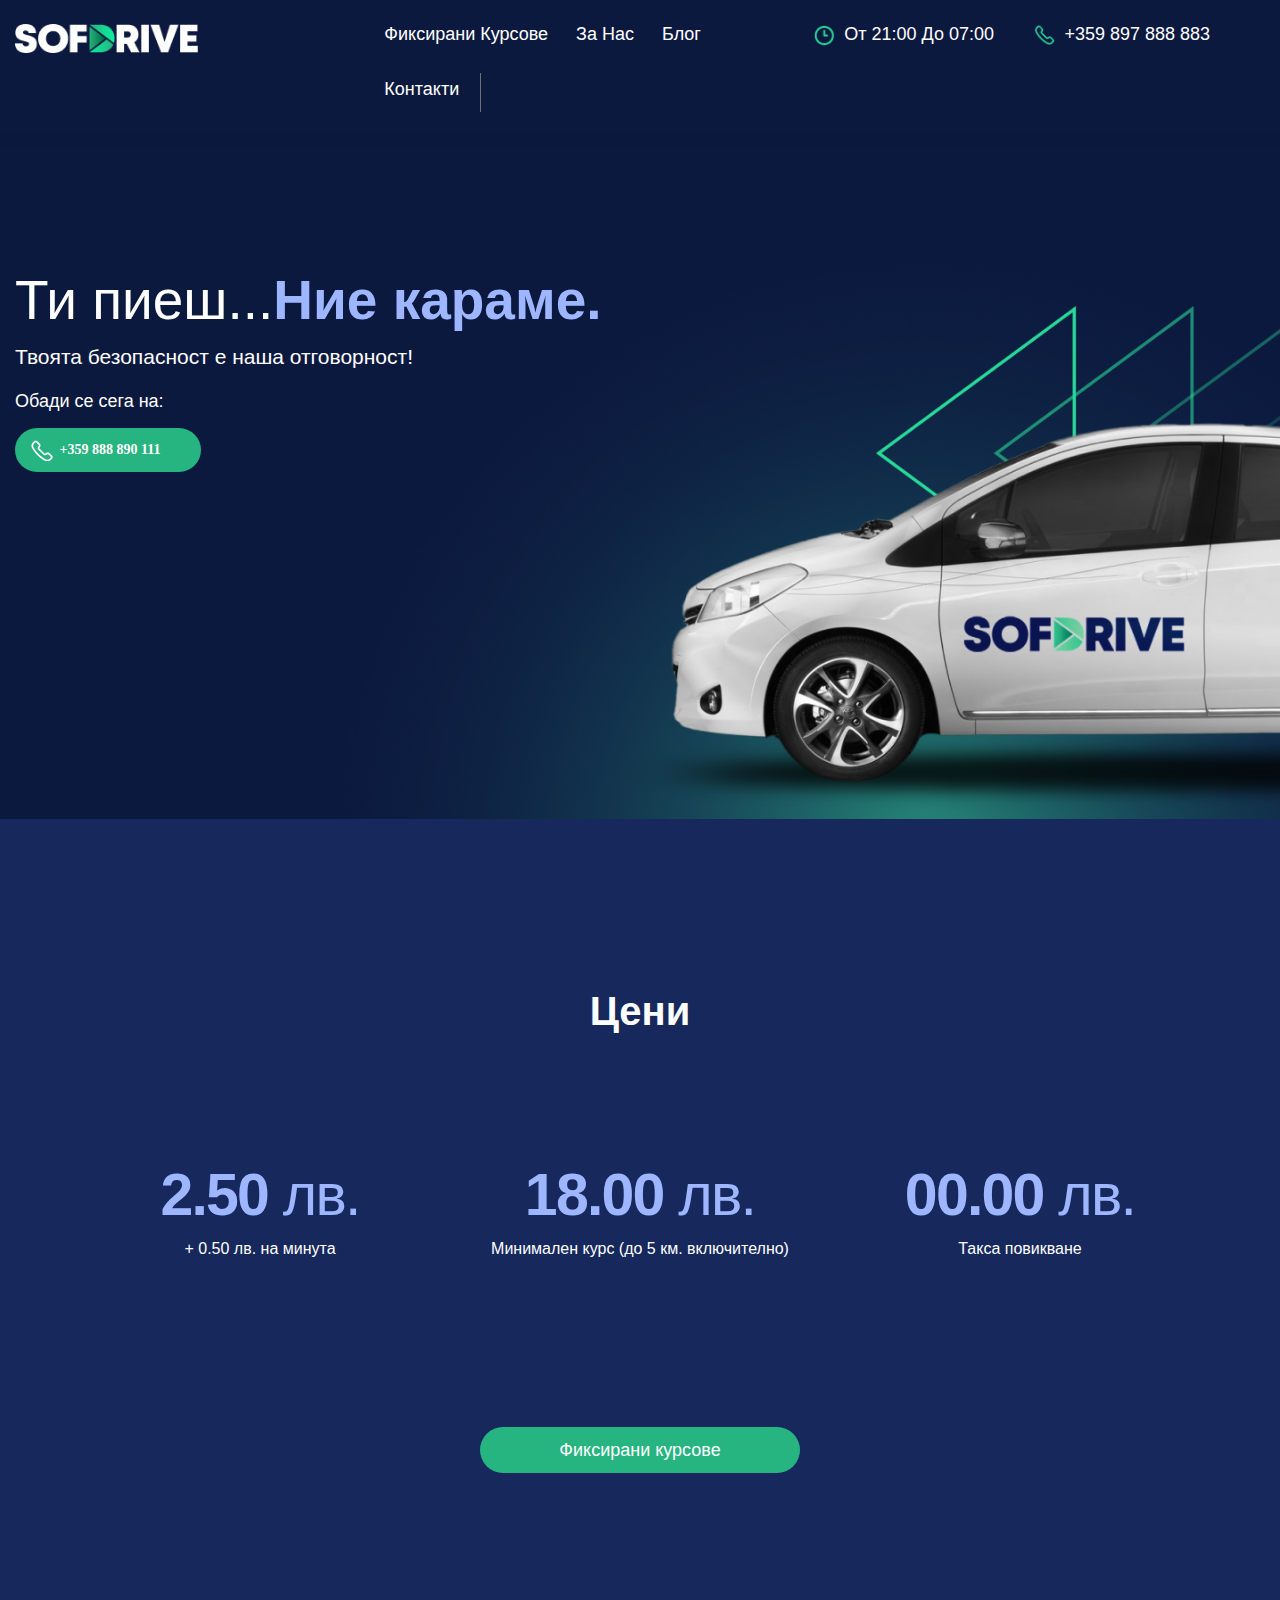
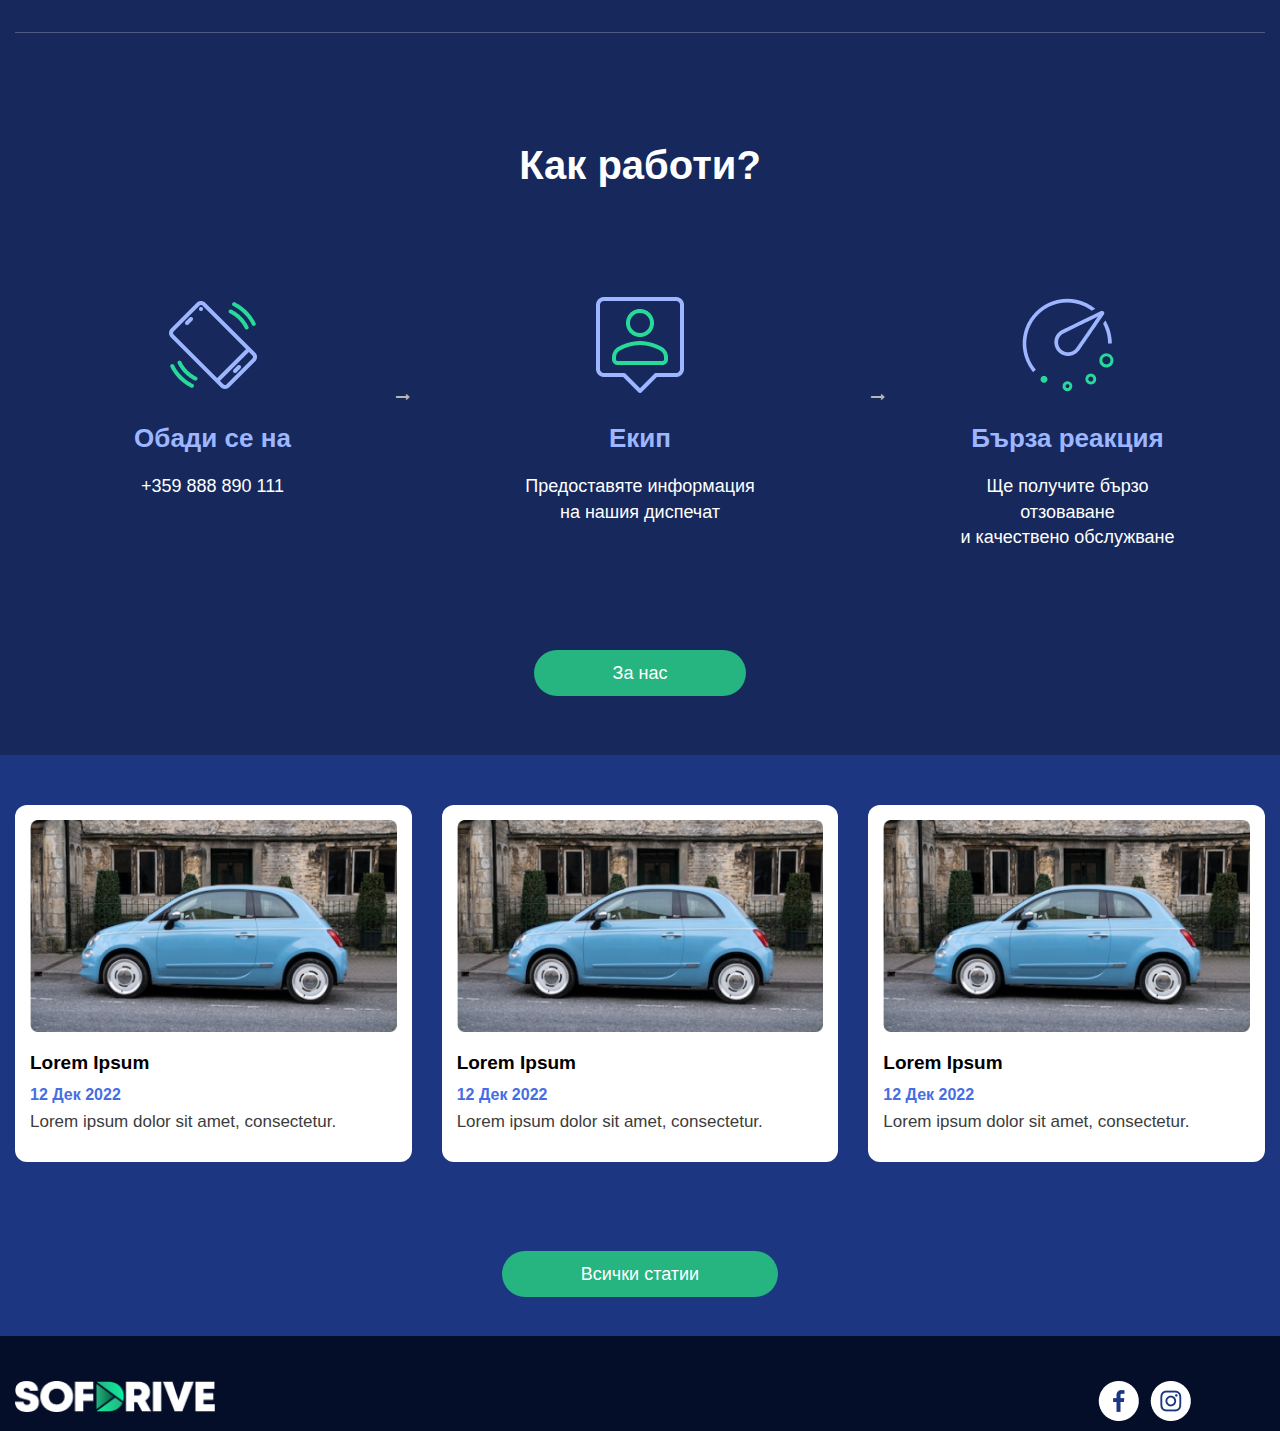
<file: index.html>
<!DOCTYPE html>
<html lang="en">

<head>
  <meta charset="utf-8">
  <meta content="width=device-width, initial-scale=1.0" name="viewport">

  <title>SOFDRIVE</title>
  <meta content="" name="description">
  <meta content="" name="keywords">

  <!-- Favicons -->
  <link href="assets/img/favicon.png" rel="icon">
  <link href="assets/img/apple-touch-icon.png" rel="apple-touch-icon">

  <!-- Google Fonts -->
  <link href="https://fonts.googleapis.com/css?family=Open+Sans:300,300i,400,400i,600,600i,700,700i|Raleway:300,300i,400,400i,500,500i,600,600i,700,700i|Poppins:300,300i,400,400i,500,500i,600,600i,700,700i" rel="stylesheet">

  <!-- extranal CSS Files -->
  <link href="css/bootstrap.min.css" rel="stylesheet">
  <link href="css/font-awesome.css" rel="stylesheet">
  

  <!-- Theme Main CSS File -->
  <link href="css/style.css" rel="stylesheet">

       
</head>

<body>
<div class="top_header_wrapper">
    <div class="container-fluid">
        <div class="row">
            <div class="col-sm-2 col-md-2 col-lg-2">
                <div class="logo_part">
                    <a href="#"><img src="images/Logo.png" alt="logo"/></a>
                </div>
                <div class="mobile_dial_icon">
                    <a href="#"><img src="images/phone_icon_small.png" /></a>
                </div>
                
            </div>
            <div class="col-sm-10 col-md-10 col-lg-10">
                <input class="switcher" type="checkbox" id="menu">
                   <label class="open menu_lebel" for="menu">
                      <i id="test" onclick="myFunction(this)" class="fa fa-bars"></i>
                   </label>
                
                <div class="top_nav_part topnav">
                    <ul>
                        <li><a href="#">Фиксирани курсове</a></li>
                        <li><a href="#">За нас</a></li>
                        <li><a href="#">Блог</a></li>
                        <li class="border_only"><a href="#">Контакти</a></li>
                    </ul>
                    <div class="right_nav">
                     <ul>
                        <li><a href="#"><img src="images/Icons.png" /><!--<i class="fa fa-clock-o" aria-hidden="true"></i>-->от 21:00 до 07:00</a></li>
                        <li><a href="#"><img src="images/Iconsphone.png" /><!--<i class="fa fa-phone" aria-hidden="true"></i>-->+359 897 888 883</a></li>
                        
                    </ul>
                </div>
                </div>
            </div>
           
        </div>
        
    </div>
</div>
<div class="hero_banner_wrapper">
    <div class="container-fluid">
        <div class="row">
            <div class="col-sm-7 col-md-7 col-lg-7">
                <div class="hero_banner">
                   <h1>Ти пиеш...<span>Ние караме.</span></h1>
                   
                   <p>Твоята безопасност е наша отговорност!</p>
                    <h4>Обади се сега на:</h4>
                    <a href="#"><img src="images/phone_icon_small.png" /><!--<i class="fa fa-phone" aria-hidden="true"></i>-->+359 888 890 111</a>
                </div>
            </div>
            <div class="col-sm-5 col-md-5 col-lg-5">
                <div class="hero_image">
                
                </div>
            </div>
        </div>
    </div>
</div>
<div class="feature_prt_wrapper">
    <div class="container">
        <div class="row">
            <div class="col-sm-12 col-md-12 col-lg-12">
                <div class="feature_heading">
                    <h2>Цени</h2>
                </div>
            </div>
        </div>
        <div class="row">
            <div class="col-sm-4 col-md-4 col-lg-4">
                <div class="feature_prt">
                    <h3>2.50 <span>лв.</span></h3>
                    <p>+ 0.50 лв. на минута</p>
                </div>
            </div>
            <div class="col-sm-4 col-md-4 col-lg-4">
                <div class="feature_prt">
                    <h3>18.00 <span>лв.</span></h3>
                    <p>Минимален курс (до 5 км. включително)</p>
                </div>
            </div>
            <div class="col-sm-4 col-md-4 col-lg-4">
                <div class="feature_prt">
                    <h3>00.00 <span>лв.</span></h3>
                    <p>Такса повикване</p>
                </div>
            </div>
        </div>
        <div class="row">
            <div class="col-sm-12 col-md-12 col-lg-12">
                <div class="feature_button">
                    <a href="">Фиксирани курсове</a>
                </div>
            </div>
        </div>
    </div>
</div>
<div class="hme_border_wrapper">
<div class="container-fluid">
    <div class="row">
        <div class="col-sm-12 col-md-12 col-lg-12">
            <hr style="color: #466EE2;">
        </div>
    </div>
 </div>
</div>
<div class="how_it_wrks_wrapper">
    <div class="container">
        <div class="row">
            <div class="col-sm-12 col-md-12 col-lg-12">
                <div class="feature_heading">
                    <h2>Как работи?</h2>
                </div>
            </div>
        </div>
        <div class="row">
            <div class="col-sm-3 col-md-3 col-lg-3">
                 <div class="how_it_wrks">
                    <img src="images/Phone 1.png" alt="">
                    <h3>Обади се на</h3>
                    <p id="number_ceha">+359 888 890 111</p>
                </div>
            </div>
            <div class="col-sm-1 col-md-1 col-lg-1">
                <div class="how_it_wrks_arrow">
                    <i class="fa fa-long-arrow-right" aria-hidden="true"></i>
                </div>
            </div>
            <div class="col-sm-4 col-md-4 col-lg-4">
                <div class="how_it_wrks">
                    <img src="images/People 1.png" alt="">
                    <h3>Екип</h3>
                    <p>Предоставяте информация<br>на нашия диспечат</p>
                </div>
            </div>
            <div class="col-sm-1 col-md-1 col-lg-1">
                <div class="how_it_wrks_arrow">
                    <i class="fa fa-long-arrow-right" aria-hidden="true"></i>
                </div>
            </div>
            <div class="col-sm-3 col-md-3 col-lg-3">
                 <div class="how_it_wrks">
                    <img src="images/Clock 1.png" alt="">
                    <h3>Бърза реакция</h3>
                    <p>Ще получите бързо отзоваване<br>и качествено обслужване</p>
                </div>
            </div>
            
        </div>
        <div class="row">
            <div class="col-sm-12 col-md-12 col-lg-12">
                <div class="how_it_wrks_button">
                    <a href="">За нас</a>
                </div>
            </div>
        </div>
        
    </div>
</div>
 
<div class="blogs_wrapper">
    <div class="container-fluid">
         <div class="row hidden_heading">
        <div class="col-sm-12 col-md-12 col-lg-12">
                <div class="caraosel_heading">
                    <h2>Блог</h2>
                </div>
            </div>
        </div>
        <div class="row">
            <div id="myCarousel" class="carousel slide" data-ride="carousel">
                <!-- Wrapper for slides -->
                <div class="carousel-inner">
                    <div class="blogs_inner item active">
                        <img src="images/unsplash_fwYZ3B_QQco.png" alt="">
                        <h4>Lorem Ipsum</h4>
                         <span>12 Дек 2022</span>
                        <p>Lorem ipsum dolor sit amet, consectetur.</p>
                    </div>
                  <div class="blogs_inner item">
                        <img src="images/unsplash_fwYZ3B_QQco.png" alt="">
                        <h4>Lorem Ipsum</h4>
                         <span>12 Дек 2022</span>
                        <p>Lorem ipsum dolor sit amet, consectetur.</p>
                    </div>

                  <div class="blogs_inner item">
                        <img src="images/unsplash_fwYZ3B_QQco.png" alt="">
                        <h4>Lorem Ipsum</h4>
                         <span>12 Дек 2022</span>
                        <p>Lorem ipsum dolor sit amet, consectetur.</p>
                    </div>

                </div>
                <ol class="carousel-indicators">
                  <li data-target="#myCarousel" data-slide-to="0" class="active"></li>
                  <li data-target="#myCarousel" data-slide-to="1"></li>
                  <li data-target="#myCarousel" data-slide-to="2"></li>
                </ol>
            </div>
            <div class="col-sm-4 col-md-4 col-lg-4 hid">
                 <div class="blogs_inner">
                    <img src="images/unsplash_fwYZ3B_QQco.png" alt="">
                    <h4>Lorem Ipsum</h4>
                     <span>12 Дек 2022</span>
                    <p>Lorem ipsum dolor sit amet, consectetur.</p>
                </div>
            </div>
            <div class="col-sm-4 col-md-4 col-lg-4 hid">
               <div class="blogs_inner">
                    <img src="images/unsplash_fwYZ3B_QQco.png" alt="">
                    <h4>Lorem Ipsum</h4>
                     <span>12 Дек 2022</span>
                    <p>Lorem ipsum dolor sit amet, consectetur.</p>
                </div>
            </div>
            <div class="col-sm-4 col-md-4 col-lg-4 hid">
                 <div class="blogs_inner">
                    <img src="images/unsplash_fwYZ3B_QQco.png" alt="">
                    <h4>Lorem Ipsum</h4>
                     <span>12 Дек 2022</span>
                    <p>Lorem ipsum dolor sit amet, consectetur.</p>
                </div>
            </div>
        </div>
        <div class="row">
            <div class="col-sm-12 col-md-12 col-lg-12">
                <div class="feature_button">
                    <a href="">Всички статии</a>
                </div>
            </div>
        </div>
    </div>
</div>
<div class="footer_wrapper">
    <div class="container-fluid">
        <div class="row">
            <div class="col-sm-12 col-md-12 col-lg-12">
                <div class="footer_logo">
                   <img src="images/Logo.png" alt="">
                </div>
                <div class="footer_icons">
                    <ul>
                        <li><a href="#"><img src="images/Facebook.png" /></a></li>
                        <li><a href="#"><img src="images/insta.png" /></a></li>
                        
                    </ul>
                </div>
            </div>
            
        </div>
    </div>
</div>
<link rel="stylesheet" href="https://maxcdn.bootstrapcdn.com/bootstrap/3.4.1/css/bootstrap.min.css">
  <script src="https://ajax.googleapis.com/ajax/libs/jquery/3.6.1/jquery.min.js"></script>
  <script src="https://maxcdn.bootstrapcdn.com/bootstrap/3.4.1/js/bootstrap.min.js"></script>
    <style>
    .carousel-indicators {
    position: relative;
    bottom: 19px !important;
    left: auto;
    z-index: 9999;
    width: 60%;
    margin-left: 22%;
    text-align: center;
    list-style: none;
    padding: 24px 0px;
        }
        
    .carousel-indicators li {
    display: inline-block;
    width: 13px;
    height: 13px;
    margin: 5px;
    text-indent: -999px;
    cursor: pointer;
    background-color: #B6B6B6;
    border-radius: 50%;
        }
        .carousel-indicators .active {
    width: 13px;
    height: 13px;
    margin: 5px;
    background-color: #000;
        }
    </style>
    <script>
    function myFunction(x) {
        var className=$('#test').attr('class');
        let result = className.substring(3);
        if(result=='fa-bars'){
            //alert('hi');
            $( ".fa-bars" ).toggleClass('fa-bars').toggleClass('fa-times');
       }else if(result=='fa-times'){
            //alert('hey');
            $( ".fa-times" ).toggleClass('fa-times').toggleClass('fa-bars');
        }
       
    }
</script>
</body>

</html>
</file>
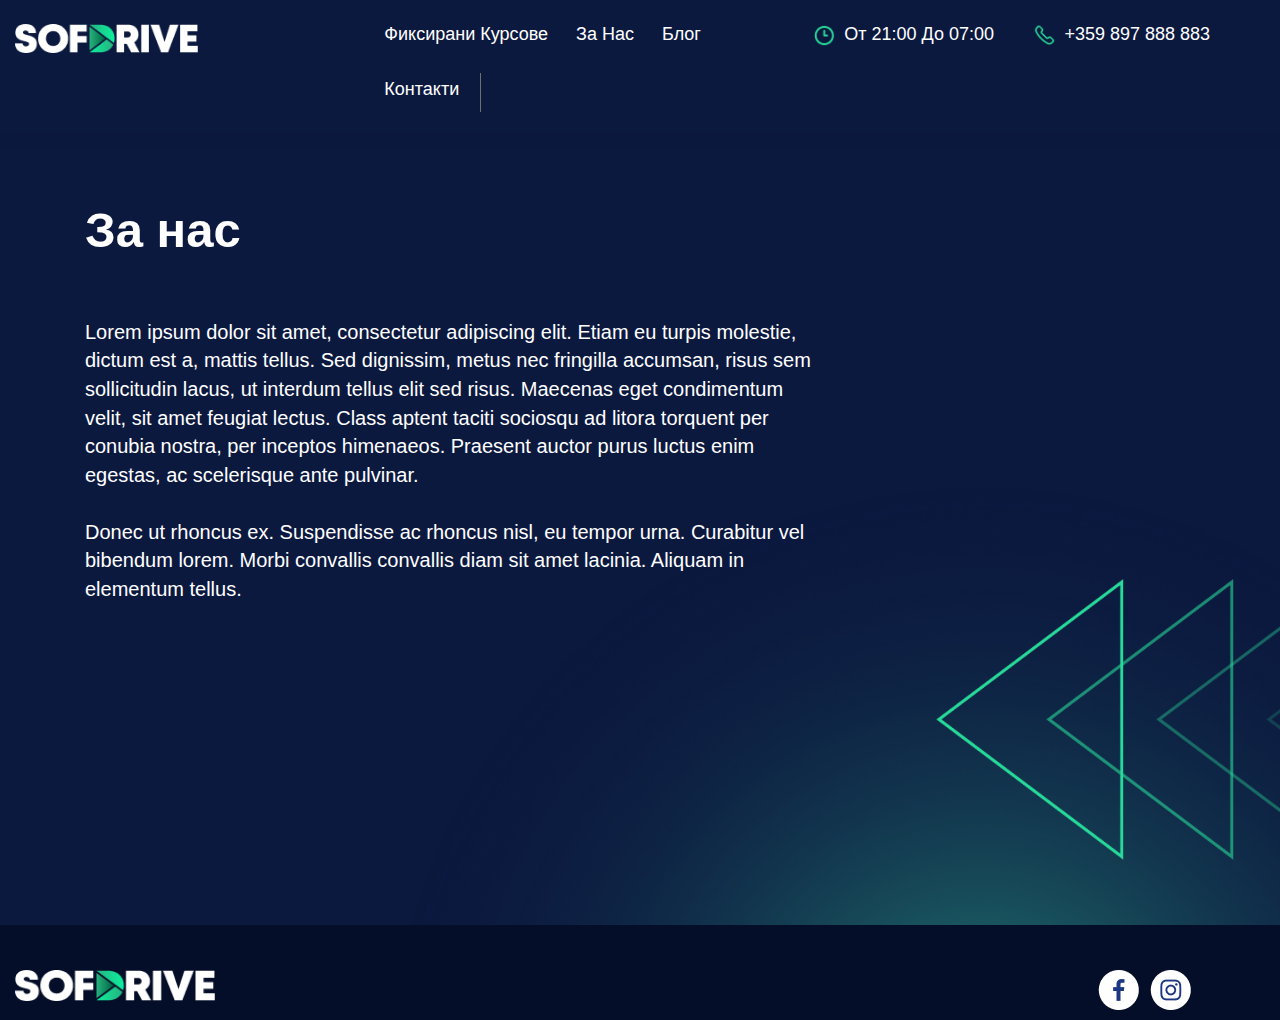
<file: about.html>
<!DOCTYPE html>
<html lang="en">

<head>
  <meta charset="utf-8">
  <meta content="width=device-width, initial-scale=1.0" name="viewport">

  <title>SOFDRIVE</title>
  <meta content="" name="description">
  <meta content="" name="keywords">

  <!-- Favicons -->
  <link href="assets/img/favicon.png" rel="icon">
  <link href="assets/img/apple-touch-icon.png" rel="apple-touch-icon">

  <!-- Google Fonts -->
  <link href="https://fonts.googleapis.com/css?family=Open+Sans:300,300i,400,400i,600,600i,700,700i|Raleway:300,300i,400,400i,500,500i,600,600i,700,700i|Poppins:300,300i,400,400i,500,500i,600,600i,700,700i" rel="stylesheet">

  <!-- extranal CSS Files -->
  <link href="css/bootstrap.min.css" rel="stylesheet">
  <link href="css/font-awesome.css" rel="stylesheet">
  

  <!-- Theme Main CSS File -->
  <link href="css/style.css" rel="stylesheet">

       
</head>

<body>
<div class="top_header_wrapper">
    <div class="container-fluid">
        <div class="row">
            <div class="col-sm-2 col-md-2 col-lg-2">
                <div class="logo_part">
                    <a href="#"><img src="images/Logo.png" alt="logo"/></a>
                </div>
                <div class="mobile_dial_icon">
                    <a href="#"><img src="images/phone_icon_small.png" /></a>
                </div>
                
            </div>
            <div class="col-sm-10 col-md-10 col-lg-10">
                <input class="switcher" type="checkbox" id="menu">
                   <label class="open menu_lebel" for="menu">
                      <i id="test" onclick="myFunction(this)" class="fa fa-bars"></i>
                   </label>
                
                <div class="top_nav_part topnav">
                    <ul>
                        <li><a href="#">Фиксирани курсове</a></li>
                        <li><a href="#">За нас</a></li>
                        <li><a href="#">Блог</a></li>
                        <li class="border_only"><a href="#">Контакти</a></li>
                    </ul>
                    <div class="right_nav">
                     <ul>
                        <li><a href="#"><img src="images/Icons.png" /><!--<i class="fa fa-clock-o" aria-hidden="true"></i>-->от 21:00 до 07:00</a></li>
                        <li><a href="#"><img src="images/Iconsphone.png" /><!--<i class="fa fa-phone" aria-hidden="true"></i>-->+359 897 888 883</a></li>
                        
                    </ul>
                </div>
                </div>
            </div>
           
        </div>
        
    </div>
</div>
<div class="about_wrapper">
    <div class="container">
        <div class="row">
            <div class="col-sm-12 col-md-12 col-lg-12">
                <div class="about_heading">
                    <h2>За нас</h2>
                </div>
            </div>
        </div>
        <div class="row">
            <div class="col-sm-8 col-md-8 col-lg-8">
                <div class="about_texts">
                    <p>
                        Lorem ipsum dolor sit amet, consectetur adipiscing elit. Etiam eu turpis molestie, dictum est a, mattis tellus. Sed dignissim, metus nec fringilla accumsan, risus sem sollicitudin lacus, ut interdum tellus elit sed risus. Maecenas eget condimentum velit, sit amet feugiat lectus. Class aptent taciti sociosqu ad litora torquent per conubia nostra, per inceptos himenaeos. Praesent auctor purus luctus enim egestas, ac scelerisque ante pulvinar. <br><br>
Donec ut rhoncus ex. Suspendisse ac rhoncus nisl, eu tempor urna. Curabitur vel bibendum lorem. Morbi convallis convallis diam sit amet lacinia. Aliquam in elementum tellus.

                    </p>
                </div>
            </div>
            <div class="col-sm-4 col-md-4 col-lg-4"></div>
        </div>
    </div>
</div>


<div class="footer_wrapper">
    <div class="container-fluid">
        <div class="row">
            <div class="col-sm-12 col-md-12 col-lg-12">
                <div class="footer_logo">
                   <img src="images/Logo.png" alt="">
                </div>
                <div class="footer_icons">
                    <ul>
                        <li><a href="#"><img src="images/Facebook.png" /></a></li>
                        <li><a href="#"><img src="images/insta.png" /></a></li>
                        
                    </ul>
                </div>
            </div>
            
        </div>
    </div>
</div>
    <link rel="stylesheet" href="https://maxcdn.bootstrapcdn.com/bootstrap/3.4.1/css/bootstrap.min.css">
  <script src="https://ajax.googleapis.com/ajax/libs/jquery/3.6.1/jquery.min.js"></script>
  <script src="https://maxcdn.bootstrapcdn.com/bootstrap/3.4.1/js/bootstrap.min.js"></script>
<script>
    function myFunction(x) {
        var className=$('#test').attr('class');
        let result = className.substring(3);
        if(result=='fa-bars'){
            //alert('hi');
            $( ".fa-bars" ).toggleClass('fa-bars').toggleClass('fa-times');
       }else if(result=='fa-times'){
            //alert('hey');
            $( ".fa-times" ).toggleClass('fa-times').toggleClass('fa-bars');
        }
       
    }
</script>
</body>

</html>
</file>
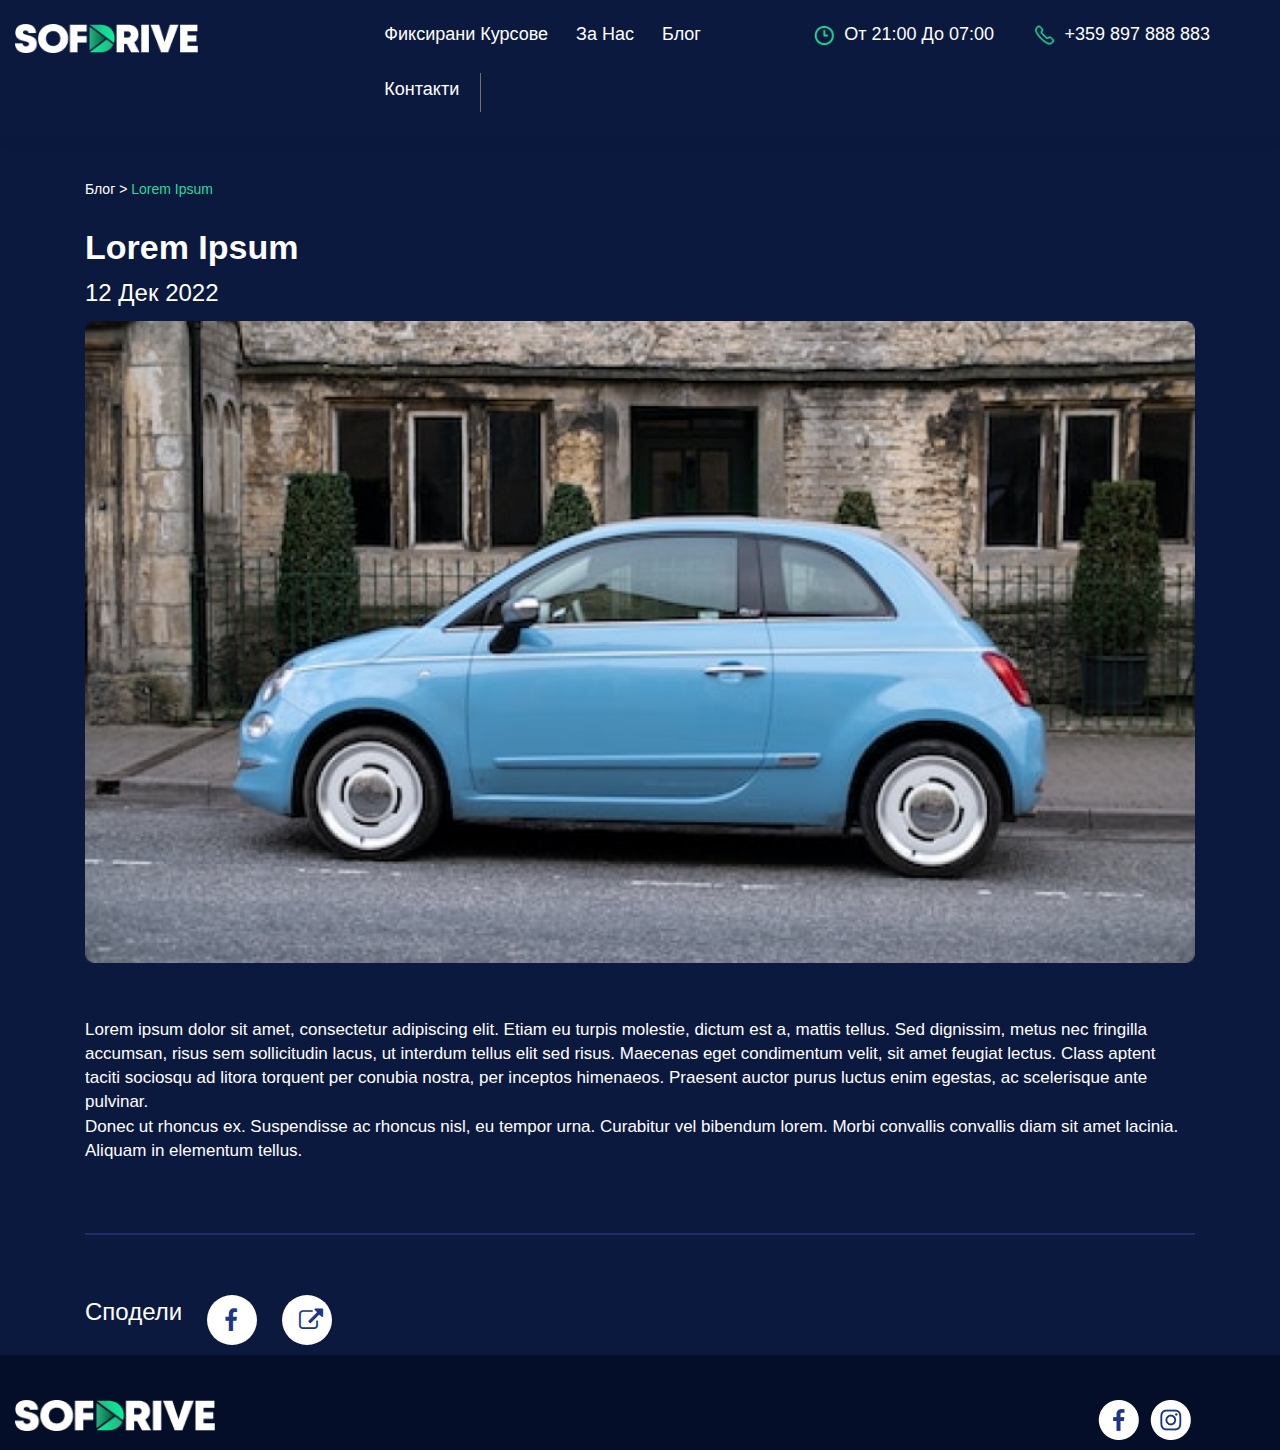
<file: blog-details.html>
<!DOCTYPE html>
<html lang="en">

<head>
  <meta charset="utf-8">
  <meta content="width=device-width, initial-scale=1.0" name="viewport">

  <title>VK-Blog details</title>
  <meta content="" name="description">
  <meta content="" name="keywords">

  <!-- Favicons -->
  <link href="assets/img/favicon.png" rel="icon">
  <link href="assets/img/apple-touch-icon.png" rel="apple-touch-icon">

  <!-- Google Fonts -->
  <link href="https://fonts.googleapis.com/css?family=Open+Sans:300,300i,400,400i,600,600i,700,700i|Raleway:300,300i,400,400i,500,500i,600,600i,700,700i|Poppins:300,300i,400,400i,500,500i,600,600i,700,700i" rel="stylesheet">

  <!-- extranal CSS Files -->
  <link href="css/bootstrap.min.css" rel="stylesheet">
  <link href="css/font-awesome.css" rel="stylesheet">
  

  <!-- Theme Main CSS File -->
  <link href="css/style.css" rel="stylesheet">

       
</head>

<body>
<div class="top_header_wrapper">
    <div class="container-fluid">
        <div class="row">
            <div class="col-sm-2 col-md-2 col-lg-2">
                <div class="logo_part">
                    <a href="#"><img src="images/Logo.png" alt="logo"/></a>
                </div>
                <div class="mobile_dial_icon">
                    <a href="#"><img src="images/phone_icon_small.png" /></a>
                </div>
                
            </div>
            <div class="col-sm-10 col-md-10 col-lg-10">
                <input class="switcher" type="checkbox" id="menu">
                   <label class="open menu_lebel" for="menu">
                      <i id="test" onclick="myFunction(this)" class="fa fa-bars"></i>
                   </label>
                
                <div class="top_nav_part topnav">
                    <ul>
                        <li><a href="#">Фиксирани курсове</a></li>
                        <li><a href="#">За нас</a></li>
                        <li><a href="#">Блог</a></li>
                        <li class="border_only"><a href="#">Контакти</a></li>
                    </ul>
                    <div class="right_nav">
                     <ul>
                        <li><a href="#"><img src="images/Icons.png" /><!--<i class="fa fa-clock-o" aria-hidden="true"></i>-->от 21:00 до 07:00</a></li>
                        <li><a href="#"><img src="images/Iconsphone.png" /><!--<i class="fa fa-phone" aria-hidden="true"></i>-->+359 897 888 883</a></li>
                        
                    </ul>
                </div>
                </div>
            </div>
           
        </div>
        
    </div>
</div>

<div class="blog_details_banner_wrapper">
    <div class="container" style="">
        <div class="row">
            <div class="col-sm-12 col-md-12 col-lg-12">
                <div class="blogdetails_indicator">
                    <a href="#">Блог > <span>Lorem Ipsum</span></a>
                </div>
            </div>
        </div>
    <div class="row">
        <div class="col-sm-12 col-md-12 col-lg-12">
            <div class="blogdetails_heading">
                <h2>Lorem Ipsum</h2>
                <p>12 Дек 2022</p>
            </div>
        </div>
    </div>
    
    <div class="row">
        <div class="col-sm-12 col-md-12 col-lg-12">
            <div class="blog_details__inner">
                <img src="images/unsplash_car.png" alt="" />
                <p>
                Lorem ipsum dolor sit amet, consectetur adipiscing elit. Etiam eu turpis molestie, dictum est a, mattis tellus. Sed dignissim, metus nec fringilla accumsan, risus sem sollicitudin lacus, ut interdum tellus elit sed risus. Maecenas eget condimentum velit, sit amet feugiat lectus. Class aptent taciti sociosqu ad litora torquent per conubia nostra, per inceptos himenaeos. Praesent auctor purus luctus enim egestas, ac scelerisque ante pulvinar.<br> 
Donec ut rhoncus ex. Suspendisse ac rhoncus nisl, eu tempor urna. Curabitur vel bibendum lorem. Morbi convallis convallis diam sit amet lacinia. Aliquam in elementum tellus.
                </p>
            </div>
        </div>
    </div>
    <div class="row">
        <div class="col-sm-12 col-md-12 col-lg-12">
            <div class="border_blog_details">
            <hr style="border: 1px solid #466EE2">
            </div>
        </div>    
    </div>
</div>
</div>
<div class="blog_details_icons_wrapper">
    <div class="container" style="">
    <div class="row">
        <div class="col-sm-12 col-md-12 col-lg-12">
            <div class="blog_details_icons_inner">
                <ul>
                    <li><a href="#">Сподели   </a></li>
                    <li><a href="#"><i class="fa fa-facebook" aria-hidden="true"></i></a></li>
                    <li><a href="#"><i class="fa fa-external-link" aria-hidden="true"></i></a></li>
                </ul>
            </div>
        </div>
    </div>
    </div>
</div>

<div class="footer_wrapper">
    <div class="container-fluid">
        <div class="row">
            <div class="col-sm-12 col-md-12 col-lg-12">
                <div class="footer_logo">
                   <img src="images/Logo.png" alt="">
                </div>
                <div class="footer_icons">
                    <ul>
                        <li><a href="#"><img src="images/Facebook.png" /></a></li>
                        <li><a href="#"><img src="images/insta.png" /></a></li>
                        
                    </ul>
                </div>
            </div>
            
        </div>
    </div>
</div>
    <link rel="stylesheet" href="https://maxcdn.bootstrapcdn.com/bootstrap/3.4.1/css/bootstrap.min.css">
  <script src="https://ajax.googleapis.com/ajax/libs/jquery/3.6.1/jquery.min.js"></script>
  <script src="https://maxcdn.bootstrapcdn.com/bootstrap/3.4.1/js/bootstrap.min.js"></script>
<script>
    function myFunction(x) {
        var className=$('#test').attr('class');
        let result = className.substring(3);
        if(result=='fa-bars'){
            //alert('hi');
            $( ".fa-bars" ).toggleClass('fa-bars').toggleClass('fa-times');
       }else if(result=='fa-times'){
            //alert('hey');
            $( ".fa-times" ).toggleClass('fa-times').toggleClass('fa-bars');
        }
       
    }
</script>
</body>

</html>
</file>
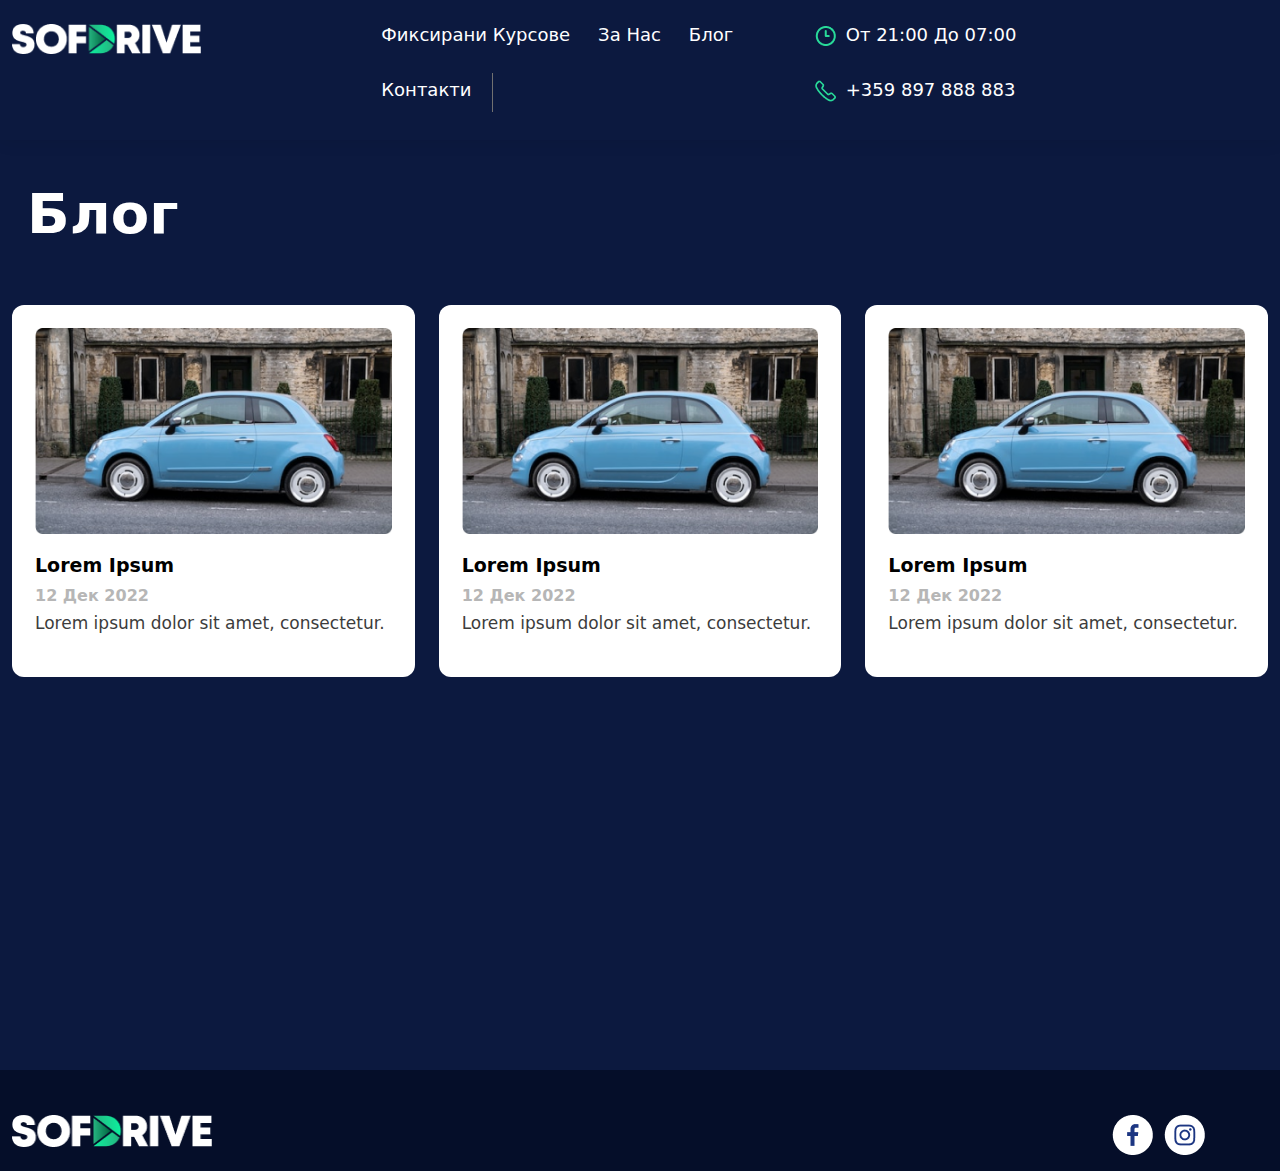
<file: blog.html>
<!DOCTYPE html>
<html lang="en">

<head>
  <meta charset="utf-8">
  <meta content="width=device-width, initial-scale=1.0" name="viewport">

  <title>SOFDRIVE</title>
  <meta content="" name="description">
  <meta content="" name="keywords">

  <!-- Favicons -->
  <link href="assets/img/favicon.png" rel="icon">
  <link href="assets/img/apple-touch-icon.png" rel="apple-touch-icon">

  <!-- Google Fonts -->
  <link href="https://fonts.googleapis.com/css?family=Open+Sans:300,300i,400,400i,600,600i,700,700i|Raleway:300,300i,400,400i,500,500i,600,600i,700,700i|Poppins:300,300i,400,400i,500,500i,600,600i,700,700i" rel="stylesheet">

  <!-- extranal CSS Files -->
  <link href="css/bootstrap.min.css" rel="stylesheet">
  <link href="css/font-awesome.css" rel="stylesheet">
  

  <!-- Theme Main CSS File -->
  <link href="css/style.css" rel="stylesheet">

       
</head>

<body>
<div class="top_header_wrapper">
    <div class="container-fluid">
        <div class="row">
            <div class="col-sm-2 col-md-2 col-lg-2">
                <div class="logo_part">
                    <a href="#"><img src="images/Logo.png" alt="logo"/></a>
                </div>
                <div class="mobile_dial_icon">
                    <a href="#"><img src="images/phone_icon_small.png" /></a>
                </div>
                
            </div>
            <div class="col-sm-10 col-md-10 col-lg-10">
                <input class="switcher" type="checkbox" id="menu">
                   <label class="open menu_lebel" for="menu">
                      <i id="test" onclick="myFunction(this)" class="fa fa-bars"></i>
                   </label>
                
                <div class="top_nav_part topnav">
                    <ul>
                        <li><a href="#">Фиксирани курсове</a></li>
                        <li><a href="#">За нас</a></li>
                        <li><a href="#">Блог</a></li>
                        <li class="border_only"><a href="#">Контакти</a></li>
                    </ul>
                    <div class="right_nav">
                     <ul>
                        <li><a href="#"><img src="images/Icons.png" /><!--<i class="fa fa-clock-o" aria-hidden="true"></i>-->от 21:00 до 07:00</a></li>
                        <li><a href="#"><img src="images/Iconsphone.png" /><!--<i class="fa fa-phone" aria-hidden="true"></i>-->+359 897 888 883</a></li>
                        
                    </ul>
                </div>
                </div>
            </div>
           
        </div>
        
    </div>
</div>

<div class="blog_page_wrapper">
    <div class="container-fluid">
        <div class="row">
            <div class="col-sm-12 col-md-12 col-lg-12">
                <div class="blog_heading">
                    <h2>Блог</h2>
                </div>
            </div>
        </div>
        <div class="row">
            <div class="col-sm-4 col-md-4 col-lg-4">
                 <div class="blogs_page_inner">
                    <img src="images/unsplash_fwYZ3B_QQco.png" alt="">
                    <h4>Lorem Ipsum</h4>
                     <span>12 Дек 2022</span>
                    <p>Lorem ipsum dolor sit amet, consectetur.</p>
                </div>
            </div>
            <div class="col-sm-4 col-md-4 col-lg-4">
               <div class="blogs_page_inner">
                    <img src="images/unsplash_fwYZ3B_QQco.png" alt="">
                    <h4>Lorem Ipsum</h4>
                     <span>12 Дек 2022</span>
                    <p>Lorem ipsum dolor sit amet, consectetur.</p>
                </div>
            </div>
            <div class="col-sm-4 col-md-4 col-lg-4">
                 <div class="blogs_page_inner">
                    <img src="images/unsplash_fwYZ3B_QQco.png" alt="">
                    <h4>Lorem Ipsum</h4>
                     <span>12 Дек 2022</span>
                    <p>Lorem ipsum dolor sit amet, consectetur.</p>
                </div>
            </div>
        </div>
    </div>
</div>
<div class="footer_wrapper">
    <div class="container-fluid">
        <div class="row">
            <div class="col-sm-12 col-md-12 col-lg-12">
                <div class="footer_logo">
                   <img src="images/Logo.png" alt="">
                </div>
                <div class="footer_icons">
                    <ul>
                        <li><a href="#"><img src="images/Facebook.png" /></a></li>
                        <li><a href="#"><img src="images/insta.png" /></a></li>
                        
                    </ul>
                </div>
            </div>
            
        </div>
    </div>
</div>
    
  <script src="https://ajax.googleapis.com/ajax/libs/jquery/3.6.1/jquery.min.js"></script>
  <script src="https://maxcdn.bootstrapcdn.com/bootstrap/3.4.1/js/bootstrap.min.js"></script>
<script>
    function myFunction(x) {
        var className=$('#test').attr('class');
        let result = className.substring(3);
        if(result=='fa-bars'){
            //alert('hi');
            $( ".fa-bars" ).toggleClass('fa-bars').toggleClass('fa-times');
       }else if(result=='fa-times'){
            //alert('hey');
            $( ".fa-times" ).toggleClass('fa-times').toggleClass('fa-bars');
        }
       
    }
</script>
</body>

</html>
</file>
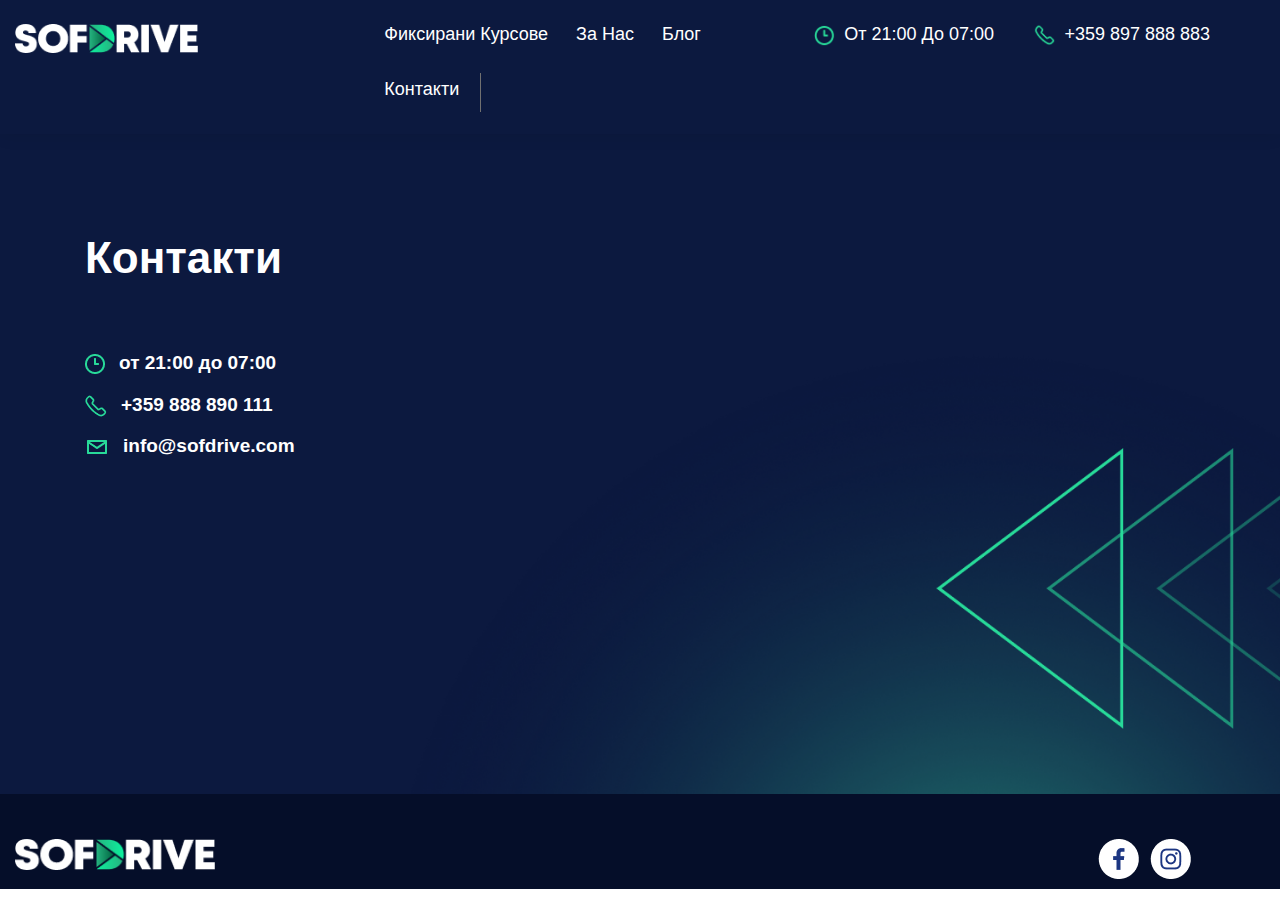
<file: contact.html>
<!DOCTYPE html>
<html lang="en">

<head>
  <meta charset="utf-8">
  <meta content="width=device-width, initial-scale=1.0" name="viewport">

  <title>SOFDRIVE</title>
  <meta content="" name="description">
  <meta content="" name="keywords">

  <!-- Favicons -->
  <link href="assets/img/favicon.png" rel="icon">
  <link href="assets/img/apple-touch-icon.png" rel="apple-touch-icon">

  <!-- Google Fonts -->
  <link href="https://fonts.googleapis.com/css?family=Open+Sans:300,300i,400,400i,600,600i,700,700i|Raleway:300,300i,400,400i,500,500i,600,600i,700,700i|Poppins:300,300i,400,400i,500,500i,600,600i,700,700i" rel="stylesheet">

  <!-- extranal CSS Files -->
  <link href="css/bootstrap.min.css" rel="stylesheet">
  <link href="css/font-awesome.css" rel="stylesheet">
  

  <!-- Theme Main CSS File -->
  <link href="css/style.css" rel="stylesheet">

       
</head>

<body>
<div class="top_header_wrapper">
    <div class="container-fluid">
        <div class="row">
            <div class="col-sm-2 col-md-2 col-lg-2">
                <div class="logo_part">
                    <a href="#"><img src="images/Logo.png" alt="logo"/></a>
                </div>
                <div class="mobile_dial_icon">
                    <a href="#"><img src="images/phone_icon_small.png" /></a>
                </div>
                
            </div>
            <div class="col-sm-10 col-md-10 col-lg-10">
                <input class="switcher" type="checkbox" id="menu">
                   <label class="open menu_lebel" for="menu">
                      <i id="test" onclick="myFunction(this)" class="fa fa-bars"></i>
                   </label>
                
                <div class="top_nav_part topnav">
                    <ul>
                        <li><a href="#">Фиксирани курсове</a></li>
                        <li><a href="#">За нас</a></li>
                        <li><a href="#">Блог</a></li>
                        <li class="border_only"><a href="#">Контакти</a></li>
                    </ul>
                    <div class="right_nav">
                     <ul>
                        <li><a href="#"><img src="images/Icons.png" /><!--<i class="fa fa-clock-o" aria-hidden="true"></i>-->от 21:00 до 07:00</a></li>
                        <li><a href="#"><img src="images/Iconsphone.png" /><!--<i class="fa fa-phone" aria-hidden="true"></i>-->+359 897 888 883</a></li>
                        
                    </ul>
                </div>
                </div>
            </div>
           
        </div>
        
    </div>
</div>

<div class="contact_wrapper">
    <div class="container">
        <div class="row">
            <div class="col-sm-12 col-md-12 col-lg-12">
                <div class="pricing_heading">
                    <h2>Контакти</h2>
                </div>
            </div>
        </div>
        <div class="row">
            <div class="col-sm-12 col-md-12 col-lg-12">
                <div class="contact_nav">
                     <ul>
                        <li><a href="#"><img src="images/Vector_clock.png" />от 21:00 до 07:00</a></li>
                        <li><a href="#"><img src="images/Vector_phone.png" />+359 888 890 111</a></li>
                        <li><a href="#"><img src="images/Icons_message.png" />info@sofdrive.com</a></li>
                        
                    </ul>
                </div>
            </div>
        </div>
    </div>
</div>

<div class="footer_wrapper">
    <div class="container-fluid">
        <div class="row">
            <div class="col-sm-12 col-md-12 col-lg-12">
                <div class="footer_logo">
                   <img src="images/Logo.png" alt="">
                </div>
                <div class="footer_icons">
                    <ul>
                        <li><a href="#"><img src="images/Facebook.png" /></a></li>
                        <li><a href="#"><img src="images/insta.png" /></a></li>
                        
                    </ul>
                </div>
            </div>
            
        </div>
    </div>
</div>
    <link rel="stylesheet" href="https://maxcdn.bootstrapcdn.com/bootstrap/3.4.1/css/bootstrap.min.css">
  <script src="https://ajax.googleapis.com/ajax/libs/jquery/3.6.1/jquery.min.js"></script>
  <script src="https://maxcdn.bootstrapcdn.com/bootstrap/3.4.1/js/bootstrap.min.js"></script>
<script>
    function myFunction(x) {
        var className=$('#test').attr('class');
        let result = className.substring(3);
        if(result=='fa-bars'){
            //alert('hi');
            $( ".fa-bars" ).toggleClass('fa-bars').toggleClass('fa-times');
       }else if(result=='fa-times'){
            //alert('hey');
            $( ".fa-times" ).toggleClass('fa-times').toggleClass('fa-bars');
        }
       
    }
</script>
</body>

</html>
</file>
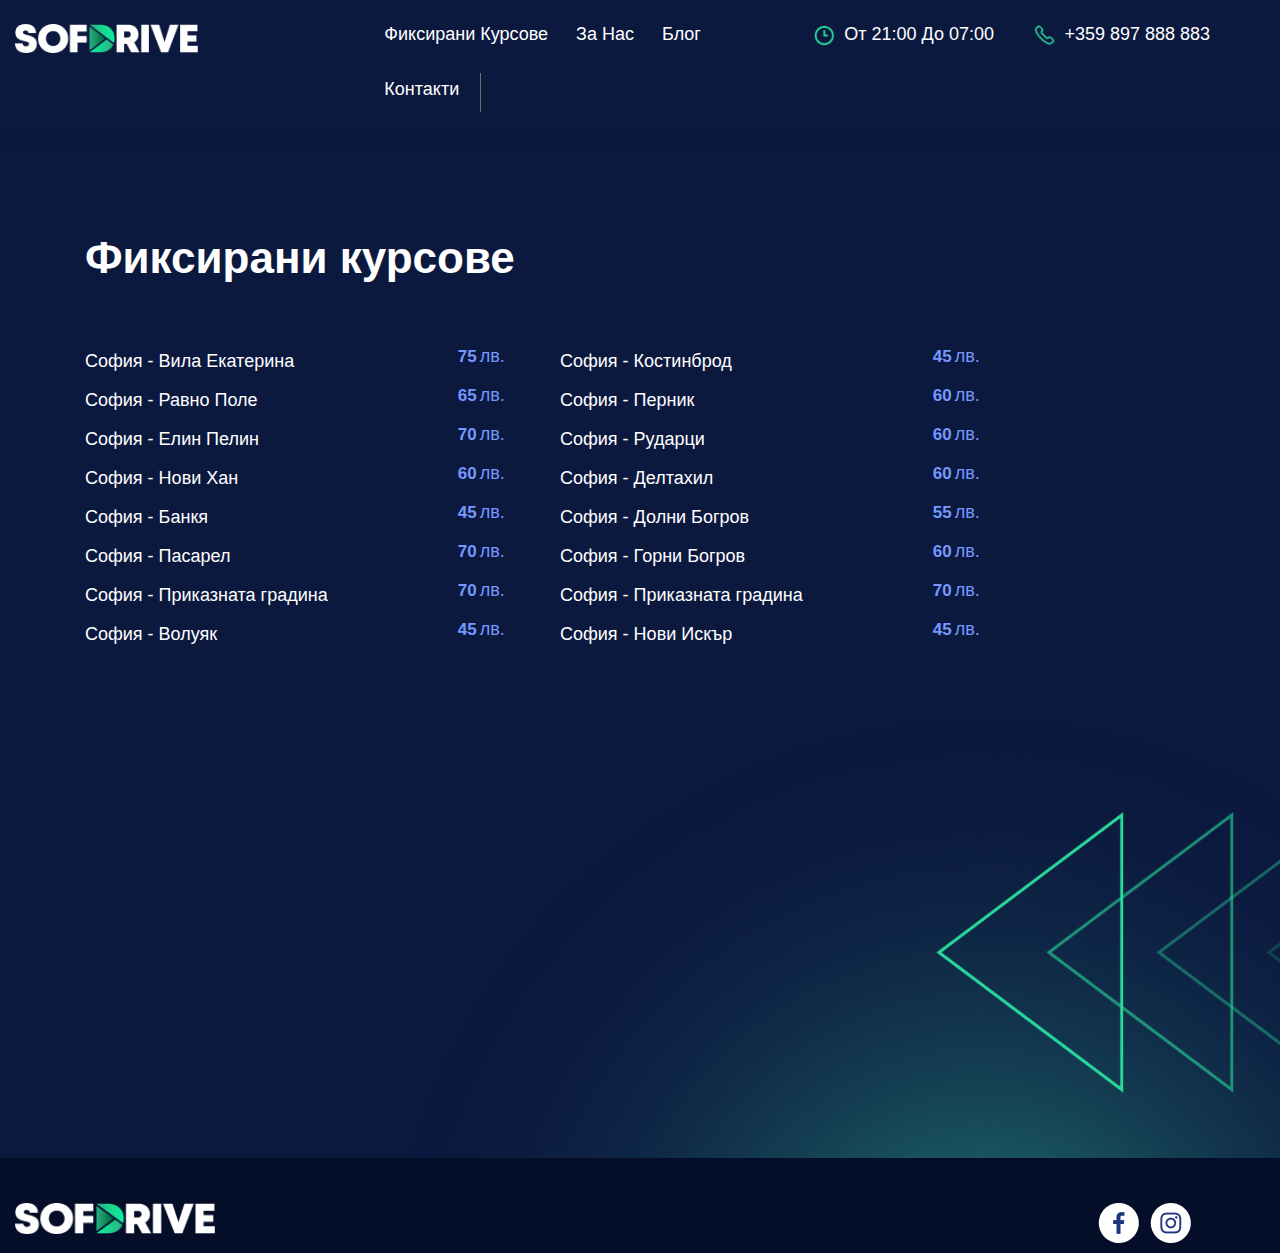
<file: price.html>
<!DOCTYPE html>
<html lang="en">

<head>
  <meta charset="utf-8">
  <meta content="width=device-width, initial-scale=1.0" name="viewport">

  <title>SOFDRIVE</title>
  <meta content="" name="description">
  <meta content="" name="keywords">

  <!-- Favicons -->
  <link href="assets/img/favicon.png" rel="icon">
  <link href="assets/img/apple-touch-icon.png" rel="apple-touch-icon">

  <!-- Google Fonts -->
  <link href="https://fonts.googleapis.com/css?family=Open+Sans:300,300i,400,400i,600,600i,700,700i|Raleway:300,300i,400,400i,500,500i,600,600i,700,700i|Poppins:300,300i,400,400i,500,500i,600,600i,700,700i" rel="stylesheet">

  <!-- extranal CSS Files -->
  <link href="css/bootstrap.min.css" rel="stylesheet">
  <link href="css/font-awesome.css" rel="stylesheet">
  

  <!-- Theme Main CSS File -->
  <link href="css/style.css" rel="stylesheet">

  
</head>

<body>
<div class="top_header_wrapper">
    <div class="container-fluid">
        <div class="row">
            <div class="col-sm-2 col-md-2 col-lg-2">
                <div class="logo_part">
                    <a href="#"><img src="images/Logo.png" alt="logo"/></a>
                </div>
                <div class="mobile_dial_icon">
                    <a href="#"><img src="images/phone_icon_small.png" /></a>
                </div>
                
            </div>
            <div class="col-sm-10 col-md-10 col-lg-10">
                <input class="switcher" type="checkbox" id="menu">
                   <label class="open menu_lebel" for="menu">
                      <i id="test" onclick="myFunction(this)" class="fa fa-bars"></i>
                   </label>
                
                <div class="top_nav_part topnav">
                    <ul>
                        <li><a href="#">Фиксирани курсове</a></li>
                        <li><a href="#">За нас</a></li>
                        <li><a href="#">Блог</a></li>
                        <li class="border_only"><a href="#">Контакти</a></li>
                    </ul>
                    <div class="right_nav">
                     <ul>
                        <li><a href="#"><img src="images/Icons.png" /><!--<i class="fa fa-clock-o" aria-hidden="true"></i>-->от 21:00 до 07:00</a></li>
                        <li><a href="#"><img src="images/Iconsphone.png" /><!--<i class="fa fa-phone" aria-hidden="true"></i>-->+359 897 888 883</a></li>
                        
                    </ul>
                </div>
                </div>
            </div>
           
        </div>
        
    </div>
</div>

<div class="pricing_table_wrapper">
    <div class="container">
        <div class="row">
            <div class="col-sm-12 col-md-12 col-lg-12">
                <div class="pricing_heading">
                    <h2>Фиксирани курсове</h2>
                </div>
            </div>
        </div>
        <div class="row">
            <div class="col-sm-5 col-md-5 col-lg-5">
                <div class="table_inner">
                    <table class="price_table_main">
                        <tr>
                        <td>София - Вила Екатерина</td>
                            <td><span>75</span> <p>лв.</p></td>
                        </tr>
                        <tr>
                            <td>София - Равно Поле</td>
                            <td><span>65</span> <p>лв.</p></td>
                        </tr> 
                        <tr>
                            <td>София - Елин Пелин</td>
                             <td><span>70</span> <p>лв.</p></td>
                        </tr>
                        <tr>
                            <td>София - Нови Хан</td>
                            <td><span>60</span> <p>лв.</p> </td>
                        </tr>
                        <tr>
                             <td>София - Банкя</td>
                            <td><span>45</span> <p>лв.</p></td>
                        </tr>
                        <tr>
                            <td>София - Пасарел</td>
                            <td><span>70</span> <p>лв.</p></td>
                        </tr>
                        <tr>
                            <td>София - Приказната градина</td>
                            <td><span>70</span> <p>лв.</p></td>
                        </tr>
                        <tr>
                            <td>София - Волуяк</td>
                            <td><span>45</span> <p>лв.</p></td>
                        </tr>
                        
                        
                      
                    </table>
                </div>
            </div>
            <div class="col-sm-5 col-md-5 col-lg-5">
                <div class="table_inner">
                    <table class="price_table_main">
                        <tr>
                        <td>София - Костинброд</td>
                            <td><span>45</span> <p>лв.</p></td>
                        </tr>
                        <tr>
                            <td>София - Перник</td>
                            <td><span>60</span> <p>лв.</p></td>
                        </tr> 
                        <tr>
                            <td>София - Рударци</td>
                             <td><span>60</span> <p>лв.</p></td>
                        </tr>
                        <tr>
                            <td>София - Делтахил</td>
                            <td><span>60</span> <p>лв.</p> </td>
                        </tr>
                        <tr>
                             <td>София - Долни Богров</td>
                            <td><span>55</span> <p>лв.</p></td>
                        </tr>
                        <tr>
                            <td>София - Горни Богров</td>
                            <td><span>60</span> <p>лв.</p></td>
                        </tr>
                        <tr>
                            <td>София - Приказната градина</td>
                            <td><span>70</span> <p>лв.</p></td>
                        </tr>
                        <tr>
                            <td>София -  Нови Искър</td>
                            <td><span>45</span> <p>лв.</p></td>
                        </tr>
                        
                        
                      
                    </table>
                </div>
            </div>
            
            <div class="col-sm-2 col-md-2 col-lg-2"></div>
        </div>
    </div>
</div>

<div class="footer_wrapper">
    <div class="container-fluid">
        <div class="row">
            <div class="col-sm-12 col-md-12 col-lg-12">
                <div class="footer_logo">
                   <img src="images/Logo.png" alt="">
                </div>
                <div class="footer_icons">
                    <ul>
                        <li><a href="#"><img src="images/Facebook.png" /></a></li>
                        <li><a href="#"><img src="images/insta.png" /></a></li>
                        
                    </ul>
                </div>
            </div>
            
        </div>
    </div>
</div>
    <link rel="stylesheet" href="https://maxcdn.bootstrapcdn.com/bootstrap/3.4.1/css/bootstrap.min.css">
  <script src="https://ajax.googleapis.com/ajax/libs/jquery/3.6.1/jquery.min.js"></script>
  <script src="https://maxcdn.bootstrapcdn.com/bootstrap/3.4.1/js/bootstrap.min.js"></script>
<script>
    function myFunction(x) {
        var className=$('#test').attr('class');
        let result = className.substring(3);
        if(result=='fa-bars'){
            //alert('hi');
            $( ".fa-bars" ).toggleClass('fa-bars').toggleClass('fa-times');
       }else if(result=='fa-times'){
            //alert('hey');
            $( ".fa-times" ).toggleClass('fa-times').toggleClass('fa-bars');
        }
       
    }
</script>
</body>

</html>
</file>
<file: css/style.css>
/*
Theme Name: Sofdrive.
Author: Sofdrive
Author URI: FT#
created_by:faysaltanim
Date:02-Dec-2022
Description: This is a car/cars website theme.
Version: 1.0

*/

/*@font-face {
  font-family: Montserrat;
  src: url('https://fonts.googleapis.com/css2?family=Montserrat&display=swap');
}*/
              
body{
    margin: 0;
    padding: 0;
    background: #F9F9F9;
}

/***********************************/
/*/faysaltanim-december-2022/home page style end here*/
/***************************************/
.top_header_wrapper {
    float: left;
    width: 100%;
    background: #0C193F;
    box-shadow: 0px 2px 16px rgba(0, 0, 0, 0.08);
    padding: 7px 0;
    position: relative;
    z-index: 9999;
}
.logo_part{
    float: left;
    width: 100%;
}
.logo_part img {
    float: left;
    padding-top: 17px;
    width: 100%;
}
.top_nav_part{
    float: left;
    width: 100%;
}
.top_nav_part ul {
    padding-left: 0;
    float: left;
    width: 100%;
}
.top_nav_part ul li {
    float: left;
    padding: 5px 14px;
    list-style: none;
    line-height: 45px;
}

.border_only {
  position: relative;
}

.border_only:after {
    content: '';
    height: 70%;
    width: 1px;
    position: absolute;
    right: -8px;
    top: 11px;
    background-color: #717070;
}

.top_nav_part ul li a {
    text-decoration: none;
    color: #fff;
    font-size: 18px;
    font-weight: 400;
    text-transform: capitalize;
}
.top_nav_part ul li a :hover{
    color: #000;
}
.mobile_dial_icon{
    display: none;
}
.switcher{
   position: absolute;
   visibility: hidden;
   left: -9999px;
    z-index: 999;
}
.menu_lebel{
   font-size: 30px;
   cursor: pointer;
   display: none;
    float: right;
    margin-top: -47px;
}
.topnav ul {
    list-style-type: none;
    /* display: flex; */
    padding-left: 142px;
    z-index: 999;
    width: 55%;
}
.topnav a{
   display: block;
   text-decoration: none;
   text-transform: uppercase;
   padding: 0 0;
   transition: .4s;
}
.topnav a:hover{
   color: #000;
}
.right_nav {
    float: left;
    width: 45%;
}
.right_nav ul{
    padding-left: 0;
    float: left;
    width: 100%;
}
.right_nav li {
    float: left;
    padding: 5px 0px;
    list-style: none;
    line-height: 45px;
    margin-right: 10px;
}
.right_nav li a {
    text-decoration: none;
    color: #ffffff;
    font-size: 16px;
    font-weight: 700;
}

.right_nav li a img {
    max-width: 13%;
    margin-right: 8px;
}
.right_nav li a i {
    padding-right: 7px;
}
.hero_banner_wrapper {
    float: left;
    width: 100%;
    background: url('../images/Group 2.png');
    background-size: cover;
    background-repeat: no-repeat;
    background-position: bottom 0px right 0px;
    padding-bottom: 231px;
}
.hero_banner {
    float: left;
    width: 100%;
    padding: inherit;
    margin-bottom: 116px;
    padding-left: 0;
    padding-top: 114px;
}
.hero_banner h1 {
    float: left;
    width: 100%;
    font-size: 55px;
    line-height: 64px;
    color: #fff;
    font-weight: 200;
}
.hero_banner h1 span {
    color: #9DB6FF;
    font-weight: 600;
}
.hero_banner p {
    float: left;
    width: 100%;
    font-size: 21px;
    color: #fff;
}
.hero_banner h4 {
    float: left;
    width: 100%;
    padding-bottom: 6px;
    color: #fff;
}
.hero_banner a {
    float: left;
    width: 186px;
    padding: 10px 16px;
    background: #26B480;
    border-radius: 100px;
    font-family: Montserrat;
    font-style: normal;
    font-weight: 600;
    font-size: 14px;
    line-height: 24px;
    color: #fff;
    text-decoration: none;
}
.hero_banner a img {
    max-width: 14%;
    margin-right: 7px;
}
.hero_banner a i {
    float: left;
    color: #fff;
    padding-right: 3px;
    line-height: 24px;
}
.hero_image{
    float: left;
    width: 100%;
}
.hero_image img{
    float: left;
    width: 100%;
}
.feature_prt_wrapper {
    float: left;
    width: 100%;
    padding: 150px 0;
    background: #16285C;
}
.feature_heading {
    float: left;
    width: 100%;
    text-align: center;
    padding-bottom: 100px;
}
.feature_heading h2 {
    color: #fff;
    font-style: normal;
    font-weight: 700;
    font-size: 40px;
}
.feature_prt {
    float: left;
    width: 100%;
    min-height: 195px;
}
.feature_prt h3 {
    font-style: normal;
    font-weight: 700;
    font-size: 59px;
    text-align: center;
    letter-spacing: -0.03em;
    color: #9DB6FF;
}
.feature_prt h3 span{
    font-weight: 100;
}
.feature_prt p{
    font-size: 16px;
    text-align: center;
     color: #fff; 
}
.feature_button {
    float: left;
    width: 100%;
    text-align: center;
    padding-top: 100px;
}
.feature_button a {
  
    padding: 13px 79px;
    background: #26B480;
    border-radius: 100px;
    font-style: normal;
    font-weight: 500;
    font-size: 18px;
    line-height: 24px;
    color: #fff;
    text-decoration: none;

}
.how_it_wrks_wrapper {
    float: left;
    width: 100%;
    padding: 70px 0;
    background: #16285C;
}
.hme_border_wrapper{
    float: left;
    width: 100%;
    background: #16285C;
}
.how_it_wrks {
    float: left;
    width: 100%;
    text-align: center;
}
.how_it_wrks img{
    width: 96px;
    height: 96px;
}
.how_it_wrks h3 {
    font-weight: 700;
    font-size: 26px;
    line-height: 51px;
    color: #9DB6FF;
}
.how_it_wrks p {
    font-size: 18px;
    text-align: center;
    color: #fff;
}
.how_it_wrks_button{
    float: left;
    width: 100%;
    text-align: center;
    padding-top: 100px;
}
.how_it_wrks_button a {
    padding: 13px 79px;
    background: #26B480;
    border-radius: 100px;
    font-style: normal;
    font-weight: 500;
    font-size: 18px;
    line-height: 24px;
    color: #fff;
    text-decoration: none;
}
.how_it_wrks_arrow {
    float: left;
    width: 100%;
    text-align: center;
    padding-top: 90px;
}
.how_it_wrks_arrow i{
    color: #B6B6B6;
}
.carousel{
    display: none;
}
.blogs_wrapper {
    float: left;
    width: 100%;
    padding: 50px 0;
    background: #1C3682;
}
.blogs_inner {
    float: left;
    width: 100%;
    background: #FFFFFF;
    padding: 15px;
    border-radius: 12px;
}
.blogs_inner img {
    float: left;
    width: 100%;
    padding-bottom: 20px;
}
.blogs_inner h4 {
    font-style: normal;
    font-weight: 700;
    font-size: 19px;
    line-height: 22px;
    color: #000000;
}
.blogs_inner span {
    font-style: normal;
    font-weight: 600;
    font-size: 16px;
    color: #466EE2;
}
.blogs_inner p {
    font-style: normal;
    font-weight: 400;
    font-size: 17px;
    line-height: 30px;
    color: #3C3C3C;
}


/*Home page css end here*/
/*About page css start from here*/
.back_wrapper{
    float: left;
    width: 100%;
    padding: 20px 0px;
}
.back_inner{
    float: left;
    width: 100%;
}
.back_inner a{
    float: left;
    width: 100%;
    text-decoration: none;
    color: #000;
}
.back_inner a i{
    padding-right: 10px;
}
.about_wrapper {
    float: left;
    width: 100%;
    padding: 50px 0;
    background: #0C193F;
    background-image: url('../images/Group_2.png');
    background-size: 932px 585px;
    background-repeat: no-repeat;
    background-position: bottom -143px right -34px;
    min-height: 791px;
}
.about_heading {
    float: left;
    width: 100%;
    padding-bottom: 50px;
}
.about_heading h2 {
    float: left;
    font-size: 49px;
    color: #ffffff;
    font-weight: 700;
}
.about_texts{
    float: left;
    width: 100%;
}
.about_texts p {
    font-size: 20px;
    color: #fff;
}
/*Blog page css start from here*/
.blog_page_wrapper {
    float: left;
    width: 100%;
    padding-bottom: 393px;
    background: #0C193F;
    padding-top: 40px;
}
.blog_heading {
    float: left;
    width: 100%;
    padding-bottom: 50px;
}
.blog_heading h2 {
    font-size: 56px;
    font-weight: 700;
    color: #ffffff;
    padding-left: 15px;
}
.blogdetails_indicator {
    float: left;
    width: 100%;
    padding-bottom: 10px;
}
.blogdetails_indicator a {
    text-decoration: none;
    color: #fff;
}
.blogdetails_indicator a:hover{
    text-decoration: none;
    color: #fff
}
.blogdetails_indicator a span{
    color: #28DA99;
}
.blogs_page_inner{
    float: left;
    width: 100%;
    background: #FFFFFF;
    padding: 23px;
    border-radius: 12px;
    
}
.blogs_page_inner img{
    float: left;
    width: 100%;
    padding-bottom: 20px;
}
.blogs_page_inner h4{
    font-style: normal;
    font-weight: 700;
    font-size: 19px;
    line-height: 22px;
    color: #000000;
}
.blogs_page_inner span{
    font-style: normal;
    font-weight: 600;
    font-size: 16px;
    color: #B6B6B6;
}
.blogs_page_inner p{
   font-style: normal;
    font-weight: 400;
    font-size: 17px;
    line-height: 30px;
    color: #3C3C3C;
}
/*Blog details css start from here*/
.blog_details_banner_wrapper {
    float: left;
    width: 100%;
    background: #0C193F;
    padding-top: 45px;
}
.blogdetails_heading{
    float: left;
    width: 100%;
}
.blogdetails_heading h2 {
    font-size: 34px;
    font-weight: 700;
    color: #ffffff;
}
.blogdetails_heading p {
    font-size: 24px;
    color: #fff;
}
.blog_details__inner{
    float: left;
    width: 100%;
}
.blog_details__inner img {
    float: left;
    width: 100%;
}
.blog_details__inner p {
    float: left;
    width: 100%;
    padding-top: 55px;
    font-size: 17px;
    color: #fff;
}
.blog_details_icons_wrapper{
    float: left;
    width: 100%;
    background: #0C193F;
}
.blog_details_icons_inner{
    float: left;
    width: 100%;
}
.blog_details_icons_inner ul {
    float: left;
    width: 100%;
    padding-left: 0;
}
.blog_details_icons_inner ul li {
    float: left;
    margin-right: 25px;
    list-style: none;
}
.blog_details_icons_inner ul li a {
    color: #fff;
    text-decoration: none;
    font-size: 24px;
}
.blog_details_icons_inner ul li a i {
    width: 50px;
    height: 50px;
    background: #fff;
    line-height: 51px;
    padding-left: 17px;
    color: #1C3682;
    font-size: 24px;
    border-radius: 50%;
}
.border_blog_details {
    float: left;
    width: 100%;
    padding: 40px 0;
}
/*pricing css start from here*/
.pricing_table_wrapper {
    float: left;
    width: 100%;
    padding-bottom: 226px;
    background-color: #0C193F;
    background-image: url('../images/Group_2.png');
    background-size: 932px 585px;
    background-repeat: no-repeat;
    background-position: bottom -143px right -34px;
    min-height: 1024px;
    padding-top: 40px;
}
.pricing_heading {
    float: left;
    width: 100%;
    padding-bottom: 50px;
    padding-top: 40px;
}
.pricing_heading h2 {
    font-style: normal;
    font-weight: 700;
    font-size: 44px;
    color: #ffffff;
}
.table_inner{
    float: left;
    width: 100%;
}
.price_table_main, .price_table_main th, .price_table_main td {
    padding: 9px 17px;
    padding-left: 0;
}
.price_table_main td {
    font-style: normal;
    font-weight: 400;
    font-size: 18px;
    padding: 0;
    line-height: 29px;
    color: #fff;
}
.price_table_main {
    border-spacing: 15px;
    width: 100%;
}
.price_table_main td span {
    font-weight: 700;
    font-size: 17px;
    color: #7598FF;
    float: left;
}
.price_table_main td p {
    font-weight: 400;
    font-size: 18px;
    color: #7598FF;
    float: left;
    padding-left: 3px;
}
/*contact css start from here*/
.contact_wrapper{
    float: left;
    width: 100%;
    padding-bottom: 226px;
    background-color: #0C193F;
    background-image: url('../images/Group_2.png');
    background-size: 932px 585px;
    background-repeat: no-repeat;
    background-position: bottom -143px right -34px;
    min-height: 660px;
    padding-top: 40px;
    
}
.contact_nav{
    float: left;
    width: 100%;
}
.contact_nav ul {
    float: left;
    width: 100%;
    padding-left: 0;
}
.contact_nav ul li {
    float: left;
    width: 100%;
    list-style: none;
    padding: 7px 0;
}
.contact_nav ul li a {
    text-decoration: none;
    font-size: 19px;
    color: #fff;
    font-weight: 600;
}
.contact_nav ul li a img {
    padding-right: 14px;
}
/*footer css start from here*/
.footer_wrapper {
    width: 100%;
    float: left;
    background: #050E29;
    padding-top: 45px;
}
.footer_logo {
    float: left;
    width: 85%;
}
.footer_logo img {
    float: left;
    max-width: 200px;
}

.footer_icons{
    width: 15%;
    float: left;
}
.footer_icons ul{
    width: 100%;
    float: left;
}
.footer_icons ul li {
    float: left;
    list-style: none;
    margin-right: 11px;
}
.footer_icons ul li a {
    
    border-radius: 50%;
    text-align: center;
}
.footer_icons ul li a img {
    width: 100%;
}
.hidden_heading{
         display: none;
    }
/*/ft/media quary for responsive*/
@media only screen and (max-width: 600px) {
  
}

/*/ft/media quary for responsive*/
@media screen and (max-width: 800px){
   .open,
   .close{
      display: block;
   }
   .close{
      position: absolute;
      top: 40px;
      right: 40px;
   }
   .switcher:checked ~ .topnav{
      right: 0;
   }
    #test{
        color: #fff;
    }
    .top_header_wrapper {
        position: fixed;
    }
    .logo_part {
    float: left;
    width: 66%;
    }
    .logo_part img {
    float: left;
    padding-top: 10px;
    width: 191px;
    }
    .mobile_dial_icon {
    display: block;
    background: #26B480;
    width: 45px;
    height: 45px;
    float: left;
    border-radius: 50%;
    }
    .mobile_dial_icon:after {
    content: '';
    height: 63%;
    width: 1px;
    position: absolute;
    right: 59px;
    top: 11px;
    background-color: #717070;
    }
    .mobile_dial_icon a {
    padding: 5px;
    line-height: 38px;
    padding-left: 9px;
    }
    .mobile_dial_icon a img {
    width: 26px;
    }
   .topnav {
    position: fixed;
    width: 100%;
    height: 100vh;
    background: #0C193F;
    right: -100%;
    top: 57px;
    text-align: center;
    padding: 20px 0;
    transition: .7s;
    z-index: 999;
    }
   .topnav ul{
    flex-direction: column;
    list-style-type: none;
    display: flex;
    padding-left: 0;
    z-index: 999;
       width: 100%;
   }
    
    .top_nav_part ul li {
    line-height: 12px;
    text-align: left;
    }
    .top_nav_part ul li a {
    color: #fff;
}
   .topnav a{
      padding: 10px;
   }
   .topnav a:hover{
      background-color: rgba(255, 255, 255, .03);
   }
    .border_only:after {
    content: '';
    height: 1%;
    position: absolute;
    right: -26px;
    top: 62px;
    border-bottom: 1px solid #466EE2;
    width: 100%;
    }
    .right_nav {
    float: left;
    width: 100%;
    display: block;
    padding-top: 30px;
    }
    .right_nav li a img {
    max-width: 8%;
    margin-right: 8px;
    }
    .hero_banner_wrapper {
    float: left;
    width: 100%;
    background: #0C193F;
    background-image: url('../images/Group 2.png');
    background-size: 616px 339px;
    background-repeat: no-repeat;
    background-position: bottom 0px right 0px;
    }
    .hero_banner {
    float: left;
    width: 100%;
    margin-bottom: 80px;
    padding-left: 8px;
    padding-top: 67px;
    }
    .view_details_inner {
    float: left;
    width: 100%;
    background: url('../images/mix_bac.png');
    background-position: center top;
    background-size: cover;
    min-height: 454px;
    margin-left: 0px;
    }
    .feature_prt h3 {
    font-style: normal;
    font-weight: 700;
    font-size: 44px;
    text-align: center;
    letter-spacing: -0.03em;
    color: #ffffff;
    }
    .feature_button {
    float: left;
    width: 100%;
    text-align: center;
        padding-top: 5px;
    }
    .blogs_inner p {
    font-style: normal;
    font-weight: 400;
    font-size: 14px;
    line-height: 30px;
    color: #3C3C3C;
    }
    .about_wrapper{
        background-image: none;
    }
    .blogs_page_inner {
    float: left;
    width: 100%;
    background: #FFFFFF;
    padding: 23px;
    border-radius: 12px;
    margin-bottom: 20px;
    }
    .footer_wrapper {
    width: 100%;
    float: left;
    background: #050E29;
    padding: 30px 0px;
    }
    .blogdetails_heading {
    float: left;
    width: 100%;
    padding-top: 0px;
    }
    .blog_details_banner_wrapper {
    float: left;
    width: 100%;
    background: #0C193F;
    padding-top: 74px;
    }
    .footer_logo {
    float: left;
    width: 65%;
    padding-top: 10px;
    }
    .footer_logo img {
    float: left;
    max-width: 165px;
    }
    .footer_icons {
    width: 35%;
    float: left;
    }
    .footer_icons ul {
    width: 100%;
    float: left;
    padding-left: 0;
    }
    .footer_icons ul li a {
    font-size: 30px;
    background: #fff;
    border-radius: 50%;
    text-align: center;
    }
    .footer_icons ul li a i {
    color: #000;
    width: 40px;
    }
    .contact_wrapper {
    float: left;
    width: 100%;
    padding-bottom: 226px;
    background-image: none;
    }
    .how_it_wrks_arrow i{
        display: none;
    }
    .pricing_table_wrapper {
    float: left;
    width: 100%;
    padding-bottom: 226px;
    background-image: none;
    }
    .carousel{
    display: block;
    } 
    .hid{
        display: none;
    }
    .hidden_heading{
         display: block;
    }
    .caraosel_heading{
        float: left;
        width: 100%;
    }
    .caraosel_heading h2 {
    text-align: center;
    font-size: 31px;
    font-weight: 600;
    color: #ffffff;
    }
    .hero_banner h1 span {
        color: #9DB6FF;
        font-weight: 600;
        width: 100%;
        float: left;
    }
    
}
@media only screen and (min-width: 1400px) {
    .top_nav_part ul li a {
    text-decoration: none;
    color: #ffffff;
    font-size: 23px;
    font-weight: 400;
    text-transform: capitalize;
    }
    .right_nav li a {
    text-decoration: none;
    color: #ffffff;
    font-size: 20px;
    letter-spacing: 1px;
    font-weight: 700;
    }
    .topnav ul {
    list-style-type: none;
    /* display: flex; */
    padding-left: 205px;
    z-index: 999;
    width: 55%;
    }
    .right_nav ul {
    padding-left: 0 !important;
    float: left;
    width: 100% !important;
    }
   .hero_banner {
    float: left;
    width: 100%;
    margin-bottom: 116px;
    padding-left: 0px;
    padding-top: 152px;
    }
    .hero_banner h1 {
    float: left;
    width: 100%;
    font-size: 75px;
    line-height: 80px;
    font-weight: 200;
    color: #ffffff;
    }
    .hero_banner h3 {
    float: left;
    width: 100%;
    font-size: 75px;
    line-height: 82px;
    font-weight: 100;
    }
    .hero_banner p {
    float: left;
    width: 100%;
    font-size: 29px;
    }
    .hero_banner a {
    float: left;
    width: 296px;
    padding: 13px 18px;
    background: #26B480;
    border-radius: 100px;
    font-style: normal;
    font-weight: 600;
    font-size: 25px;
    line-height: 24px;
    color: #fff;
    text-decoration: none;
    }
    .hero_banner h3 {
    float: left;
    width: 100%;
    font-size: 64px;
    line-height: 64px;
    font-weight: 100;
    margin-top: 0;
}
    .back_inner {
    float: left;
    width: 100%;
    padding: 20px 0px;
    }
    .back_inner a {
    float: left;
    width: 100%;
    text-decoration: none;
    color: #000;
    font-size: 24px;
    font-weight: 600;
    }
    .feature_prt p {
    font-size: 18px;
    text-align: center;
    color: #ffffff;
    }
    .how_it_wrks p {
    font-size: 17px;
    text-align: center;
    color: #ffffff;
    }
    #number_ceha{
        font-size: 24px;
    }
    .price_table_main td{
    font-style: normal;
    font-weight: 400;
    font-size: 25px;
    padding: 0;
    line-height: 42px;
    }
    
    .price_table_main td span {
    font-weight: 700;
    font-size: 22px;
    color: #7598FF;
    float: left;
    }
    .price_table_main td p {
        font-weight: 400;
        font-size: 20px;
        color: #7598FF;
        float: left;
        padding-left: 3px;
    }

    .blogdetails_heading h2 {
    font-size: 42px;
    font-weight: 700;
    color: #ffffff;
    }   
    .blog_details__inner p {
    float: left;
    width: 100%;
    padding-top: 55px;
    font-size: 24px;
    }
    
    
    .blogs_inner h4 {
    font-style: normal;
    font-weight: 700;
    font-size: 24px;
    line-height: 22px;
    color: #000000;
    }
    .blogs_inner span {
    font-style: normal;
    font-weight: 600;
    font-size: 20px;
    color: #466EE2;
    line-height: 36px;
    }
    .blogs_inner p {
    font-style: normal;
    font-weight: 400;
    font-size: 21px;
    line-height: 30px;
    color: #3C3C3C;
    }
    .blogs_page_inner h4 {
    font-style: normal;
    font-weight: 700;
    font-size: 24px;
    line-height: 22px;
    color: #000000;
    }
    .blogs_page_inner span {
    font-style: normal;
    font-weight: 600;
    font-size: 21px;
    color: #B6B6B6;
    }
    .blogs_page_inner p {
    font-style: normal;
    font-weight: 400;
    font-size: 22px;
    line-height: 30px;
    color: #3C3C3C;
    }
    .feature_button a {
    width: 198px;
    padding: 13px 28px;
    background: #26B480;
    border-radius: 100px;
    font-style: normal;
    font-weight: 500;
    font-size: 23px;
    line-height: 37px;
    color: #fff;
    text-decoration: none;
    }
    .how_it_wrks_button a {
    padding: 13px 79px;
    background: #26B480;
    border-radius: 100px;
    font-style: normal;
    font-weight: 500;
    font-size: 23px;
    line-height: 24px;
    color: #fff;
    text-decoration: none;
    }
    .contact_wrapper {
    float: left;
    width: 100%;
    padding-bottom: 226px;
    background-color: #0C193F;
    background-image: url('../images/Group_2.png');
    background-size: 932px 585px;
    background-repeat: no-repeat;
    background-position: bottom -143px right -34px;
    min-height: 660px;
    }
    .pricing_heading h2 {
    font-style: normal;
    font-weight: 700;
    font-size: 48px;
    color: #ffffff;
    }
    .contact_nav ul li a {
    text-decoration: none;
    font-size: 25px;
    }
    
    .footer_icons ul li {
    float: left;
    list-style: none;
    margin-right: 17px;
    }
    .footer_icons ul li a {
        text-align: center;
        padding: 4px;
    }
    
}
</file>
